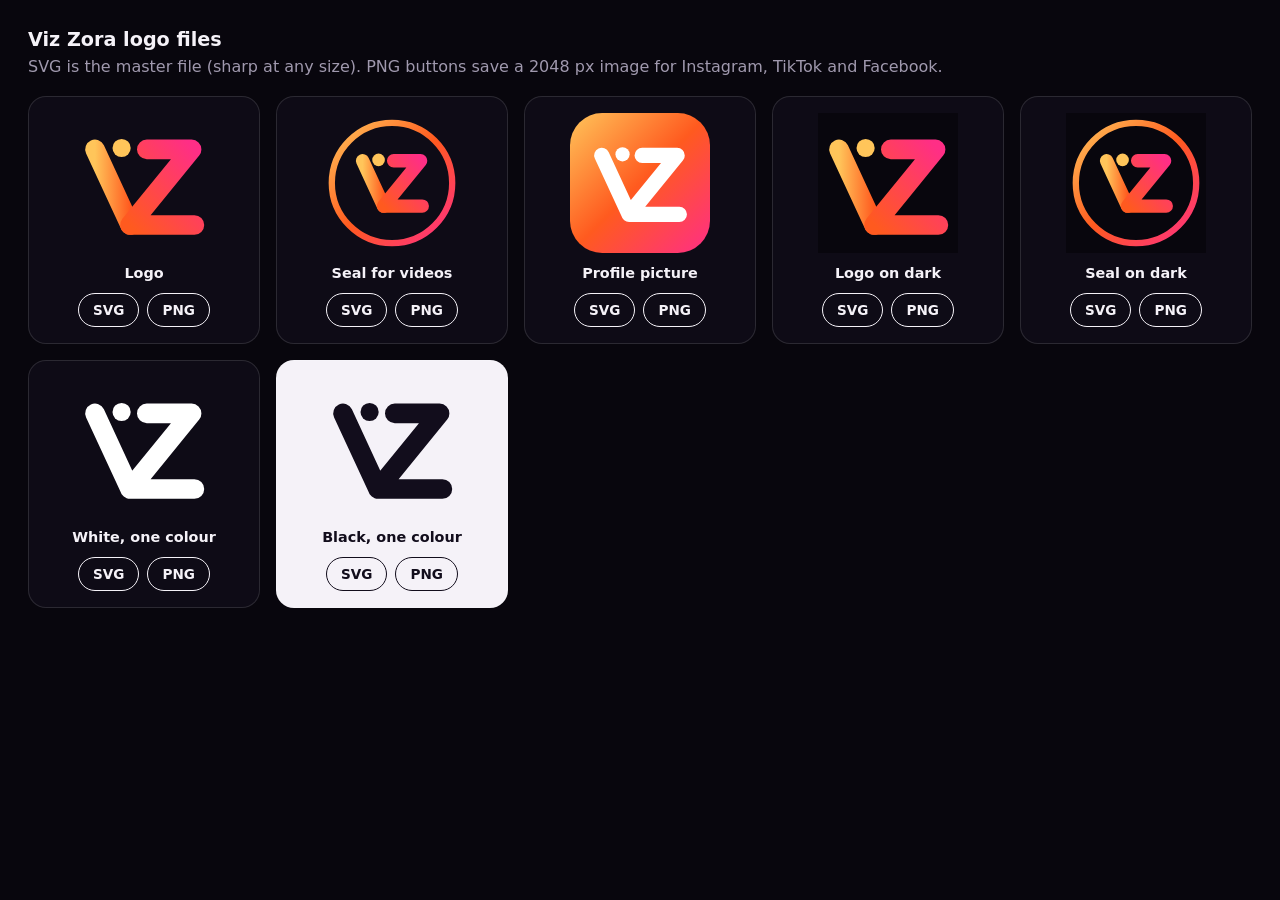
<file: brand/export.html>
<!doctype html>
<html lang="en">
<head>
<meta charset="utf-8">
<meta name="viewport" content="width=device-width, initial-scale=1">
<title>Viz Zora · logo files</title>
<style>
  body { margin:0; padding:28px; background:#08060D; color:#F5F2F8; font-family:system-ui,sans-serif; }
  h1 { margin:0 0 6px; font-size:1.2rem; }
  p { margin:0 0 20px; color:#A099AE; }
  .grid { display:grid; grid-template-columns:repeat(auto-fit,minmax(200px,1fr)); gap:16px; }
  figure { margin:0; padding:16px; border:1px solid rgba(255,255,255,.12); border-radius:18px; background:#0E0B16; display:grid; gap:12px; justify-items:center; }
  figure.light { background:#F5F2F8; color:#120D1C; }
  img { width:140px; height:140px; }
  figcaption { font-size:.9rem; font-weight:600; }
  .btns { display:flex; gap:8px; }
  a, button { font:inherit; font-size:.85rem; font-weight:600; padding:8px 14px; border-radius:999px; border:1px solid currentColor; background:transparent; color:inherit; cursor:pointer; text-decoration:none; }
</style>
</head>
<body>
<h1>Viz Zora logo files</h1>
<p>SVG is the master file (sharp at any size). PNG buttons save a 2048 px image for Instagram, TikTok and Facebook.</p>
<div class="grid" id="grid"></div>
<script>
  var FILES = [
    ['viz-zora-mark', 'Logo', false],
    ['viz-zora-seal', 'Seal for videos', false],
    ['viz-zora-app-icon', 'Profile picture', false],
    ['viz-zora-mark-on-dark', 'Logo on dark', false],
    ['viz-zora-seal-on-dark', 'Seal on dark', false],
    ['viz-zora-mark-white', 'White, one colour', false],
    ['viz-zora-mark-black', 'Black, one colour', true]
  ];
  var grid = document.getElementById('grid');
  FILES.forEach(function (f) {
    var fig = document.createElement('figure');
    if (f[2]) fig.className = 'light';
    var img = new Image();
    img.src = f[0] + '.svg';
    img.alt = f[1];
    var cap = document.createElement('figcaption');
    cap.textContent = f[1];
    var btns = document.createElement('div');
    btns.className = 'btns';
    var svg = document.createElement('a');
    svg.href = f[0] + '.svg'; svg.download = f[0] + '.svg'; svg.textContent = 'SVG';
    var png = document.createElement('button');
    png.type = 'button'; png.textContent = 'PNG';
    png.addEventListener('click', function () {
      var big = new Image();
      big.onload = function () {
        var c = document.createElement('canvas');
        c.width = c.height = 2048;
        c.getContext('2d').drawImage(big, 0, 0, 2048, 2048);
        var a = document.createElement('a');
        a.href = c.toDataURL('image/png'); a.download = f[0] + '.png';
        a.click();
      };
      big.src = f[0] + '.svg';
    });
    btns.appendChild(svg); btns.appendChild(png);
    fig.appendChild(img); fig.appendChild(cap); fig.appendChild(btns);
    grid.appendChild(fig);
  });
</script>
</body>
</html>
</file>
